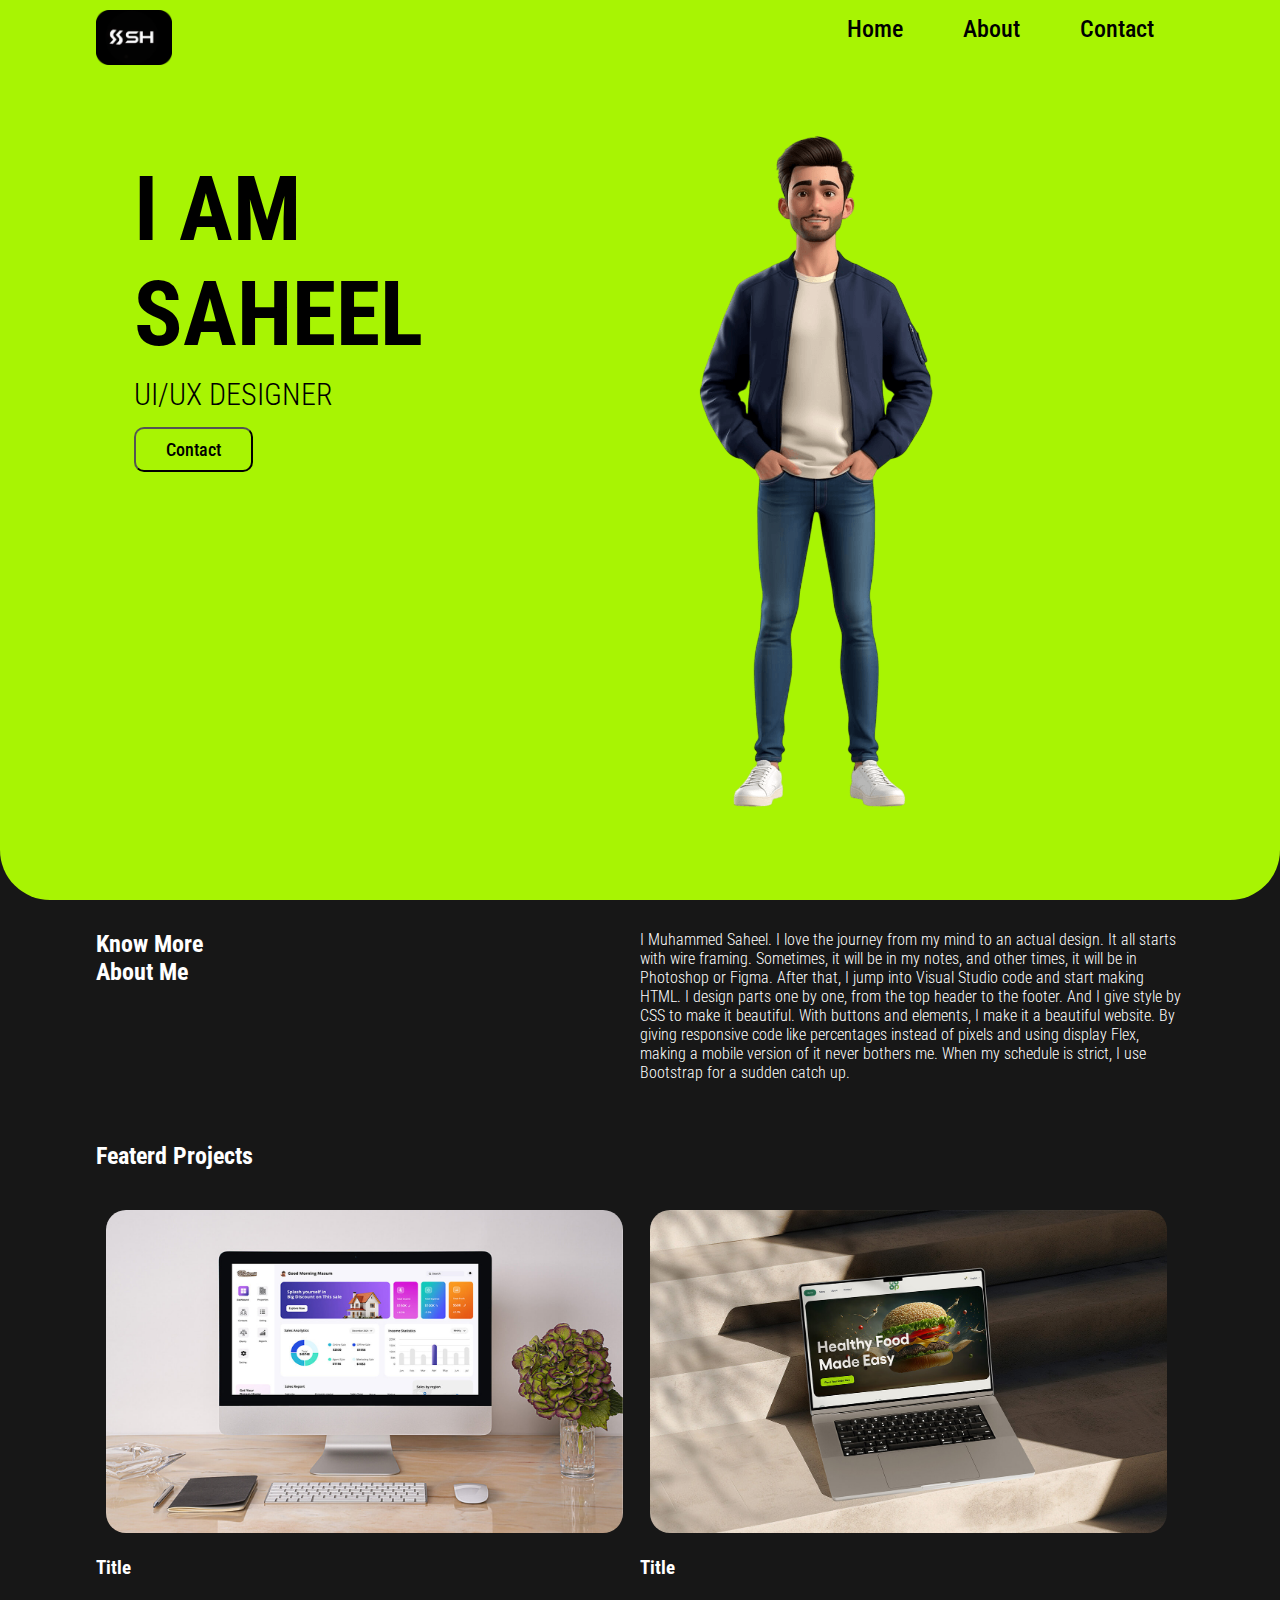
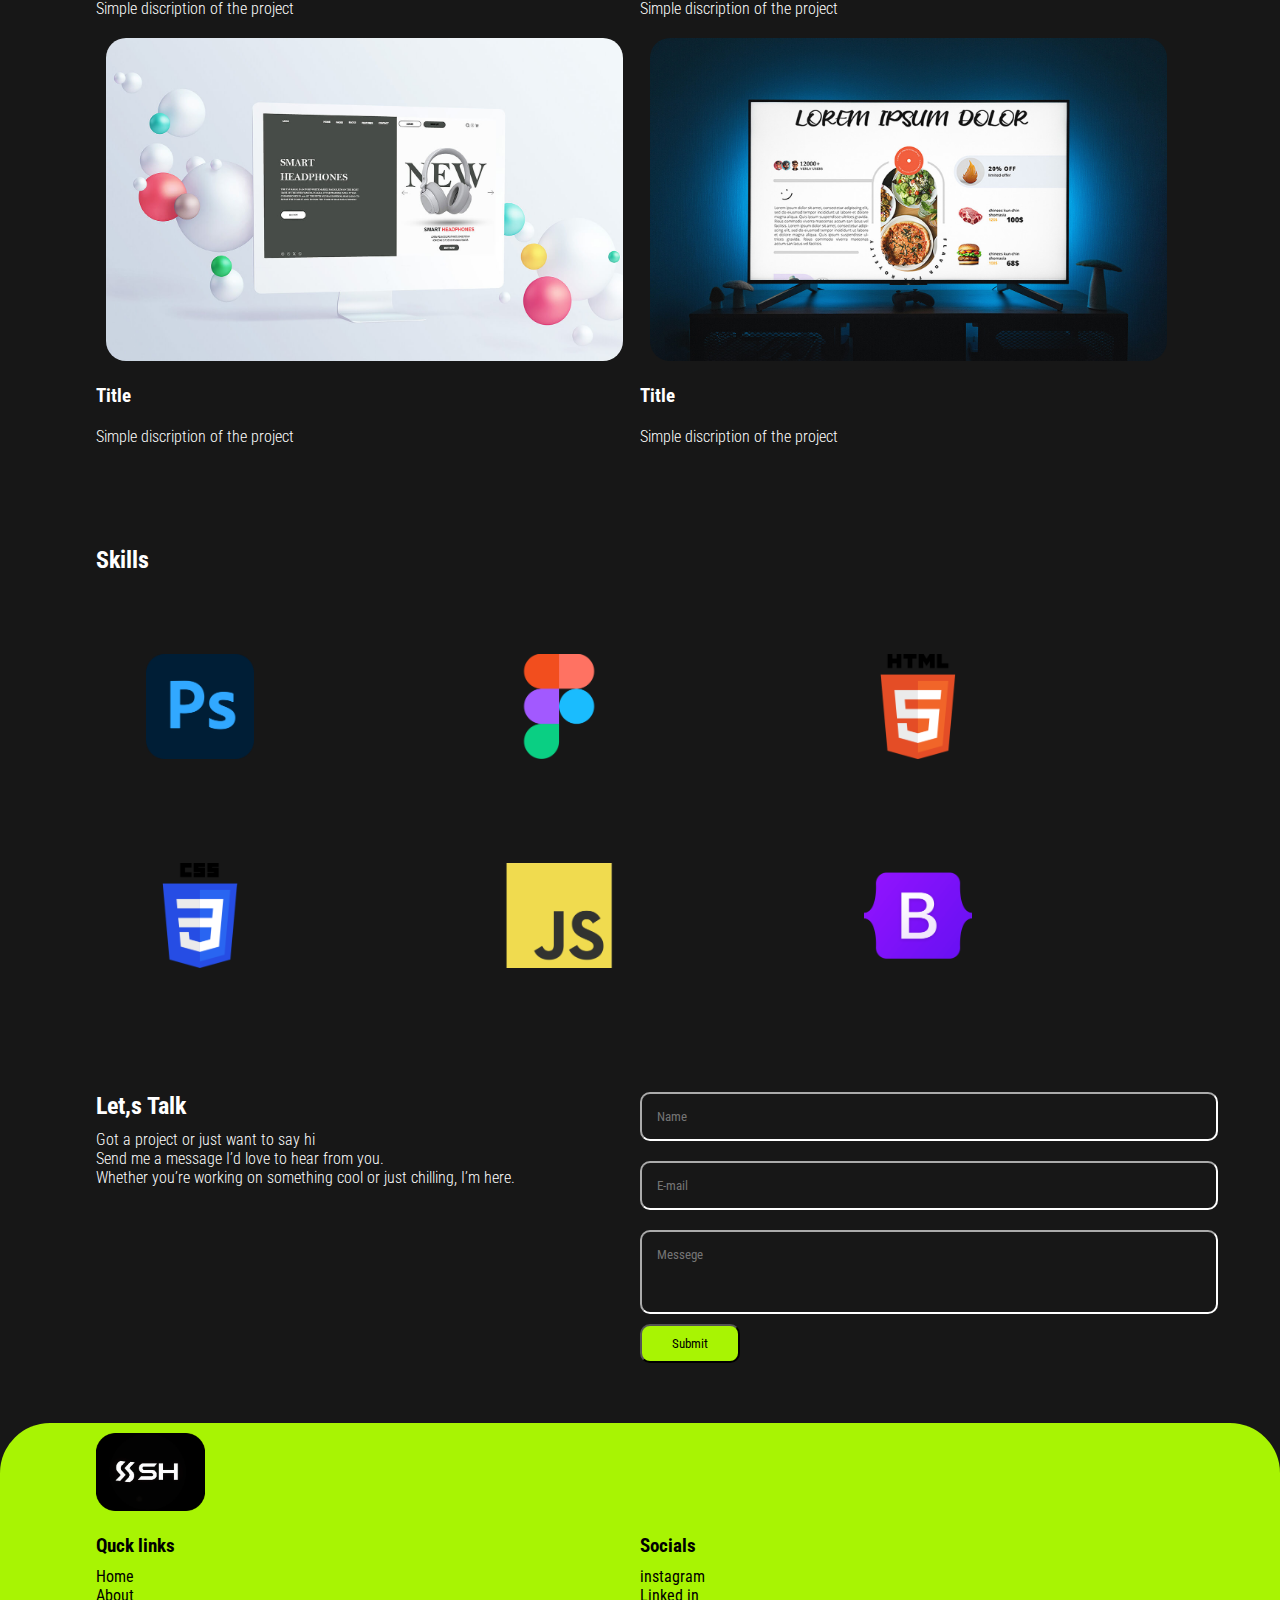
<file: index.html>
<!DOCTYPE html>
<html lang="en">
<head>
    <meta charset="UTF-8">
    <meta name="viewport" content="width=device-width, initial-scale=1.0">
    <title>Muhammed Saheel ch</title>
    <link rel="stylesheet" href="css/style.css">
</head>
<body>
    
    <!-- TOP HEADER -->
    <section class="bg" id="Home">
        <section class="topheader">
            <div class="container">
                <div class="row">
                    <div class="column-50">
                        <img src="img/logo (1).png" alt="">
                    </div>
                    <div class="column-50"> 
                        <div class="nav">
                            <a href="#Home">Home</a>
                            <a href="#About">About</a>
                            <a href="#Contact">Contact</a>
                        </div>
                    </div>
                    <div class="column-50"> 
                        <div class="dropdown">
                            <button id="tbtn" onclick="myFunction()"><img src="img/menu.png" alt=""></button>
                            <div id="btn" class="btns">
                                <a href="#Home">Home</a>
                                <a href="#About">About</a>
                                <a href="#Contact">Contact</a>
                            </div>
                        </div>
                    </div> 
                </div>
            </div>
        </section>
        <section class="hero">
            <div class="container">
                <div class="row">
                    <div class="column-50">
                        <div class="main">
                            <h1>I AM <br>SAHEEL</h1>
                            <p>UI/UX DESIGNER</p>
                            <button><a href="#Contact">Contact</a></button>
                        </div>
                    </div>
                    <div class="column-50">
                        <div class="img">
                            <img src="img/avtr.png" alt="">
                        </div>
                    </div>
                </div>
            </div>
        </section>
    </section>

    <!-- ABOUT -->

    <section class="about" id="About">
        <div class="container">
            <div class="row">
                <div class="column-50">
                    <h2>Know More <br> About Me</h2>
                </div>
                <div class="column-50">
                    <p>I Muhammed Saheel. I love the journey from my mind to an actual design. It all starts with wire framing. Sometimes, it will be in my notes, and other times, it will be in Photoshop or Figma. After that, I jump into Visual Studio code and start making HTML. I design parts one by one, from the top header to the footer. And I give style by CSS to make it beautiful. With buttons and elements, I make it a beautiful website. By giving responsive code like percentages instead of pixels and using display Flex, making a mobile version of it never bothers me. When my schedule is strict, I use Bootstrap for a sudden catch up.</p>
                </div>
            </div>
        </div>
    </section> 

    <!-- PROJECS -->

    <section class="projects" id="projects">
        <div class="container">
            <div class="row">
                <div class="column-100">
                    <h2>Featerd Projects</h2> 
                </div>
                <div class="column-50">
                    <div class="card"> 
                        <a href="w1.html"><img id="myImag" src="img/1.jpg" alt=""></a>
                        <h3>Title</h3>
                        <p>Simple discription of the project</p> 
                    </div>  
                </div>
                <div class="column-50">
                    <div class="card"> 
                        <a href="w2.html"><img src="img/2.jpg" alt=""></a>
                        <h3>Title</h3>
                        <p>Simple discription of the project</p> 
                    </div>  
                </div>
                <div class="column-50">
                    <div class="card"> 
                        <a href="w3.html"><img src="img/3.jpg" alt=""></a>
                        <h3>Title</h3>
                        <p>Simple discription of the project</p> 
                    </div>  
                </div>
                <div class="column-50">
                    <div class="card"> 
                        <a href="w4.html"><img src="img/4.jpg" alt=""></a>
                        <h3>Title</h3>
                        <p>Simple discription of the project</p> 
                    </div> 
                    <!-- <div class="popup" id="smg4">
                        <a href="#projects" class="close"></a>
                        <img src="img/w4.jpg" alt="">
                    </div> -->
                </div>
            </div>
        </div>
    </section>

    <!-- SKILLS -->

    <section class="skills">
        <div class="container">
            <div class="row">
                <div class="column-100">
                    <h2>Skills</h2>
                </div>
                <div class="logos">
                    <div class="column-33">
                        <img src="img/ps logo.png" alt="">
                    </div>
                    <div class="column-33">
                        <img src="img/figma logo.png" alt="">
                    </div>
                    <div class="column-33">
                        <img src="img/html logo.png" alt="">
                    </div>
                    <div class="column-33">
                        <img src="img/css logo.png" alt="">
                    </div>
                    <div class="column-33">
                        <img src="img/js logo.png" alt="">
                    </div>
                    <div class="column-33">
                        <img src="img/bs logo.png" alt="">
                    </div> 
                </div>
            </div>
        </div>
    </section>

    <!-- CONTACT -->

    <section class="contact" id="Contact">
        <div class="container">
            <div class="row">
                <div class="column-50">
                    <h2>Let,s Talk</h2>
                    <p>Got a project or just want to say hi <br>
                        Send me a message I’d love to hear from you. <br>
                        Whether you’re working on something cool or just chilling, I’m here.</p>
                </div>
                <div class="column-50">
                    <form action="">
                        <input type="text" placeholder="Name">
                        <input type="text" placeholder="E-mail">
                        <input class="i3" type="text" placeholder="Messege">
                        <button>Submit</button>
                    </form>
                </div> 
            </div>
        </div>
    </section>

    <!-- FOOTER -->
    
    <footer>
        <div class="container">
            <div class="row">
                <div class="column-100">
                    <img src="img/logo (1).png" alt="">
                </div>
                <div class="column-50">
                    <h3>Quck links</h3>
                    <a href="#Home">Home</a>
                    <a href="#About">About</a>
                    <a href="#Contact">Contact</a>
                </div>
                <div class="column-50">
                    <h3>Socials</h3>
                    <a href="">instagram</a>
                    <a href="">Linked in</a>
                    <a href="">G-Mail</a>
                </div>
            </div>
        </div>
    </footer>
 
    <script src="js/script.js"></script>

</body>
</html>
</file>
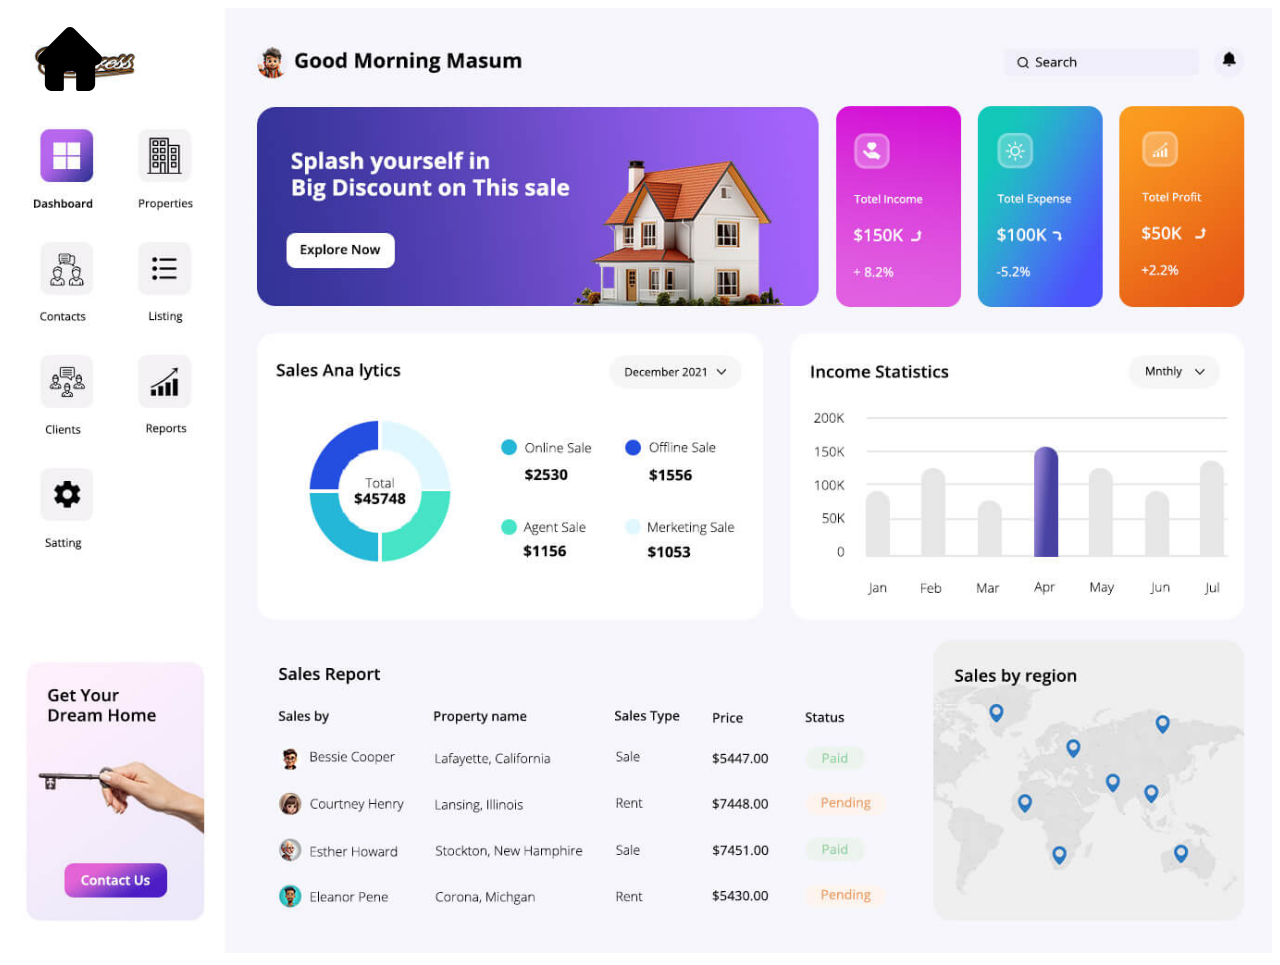
<file: w1.html>
<!DOCTYPE html>
<html lang="en">
<head>
    <meta charset="UTF-8">
    <meta name="viewport" content="width=device-width, initial-scale=1.0">
    <title>Document</title>
</head>
<style>
    img {
        width: 100%;
    }
    a {
        position: fixed;
        width: 5%;
        top: 3%;
        left: 3%;
    }
    @media (max-width:800px) {
     a {
        width: 10%;
        top: 5%; 
     }
    }
</style>
<body>
    <img src="img/w1.jpg" alt="">
    <a href="index.htm"><img src="img/home.png" alt=""></a>
</body>
</html>
</file>
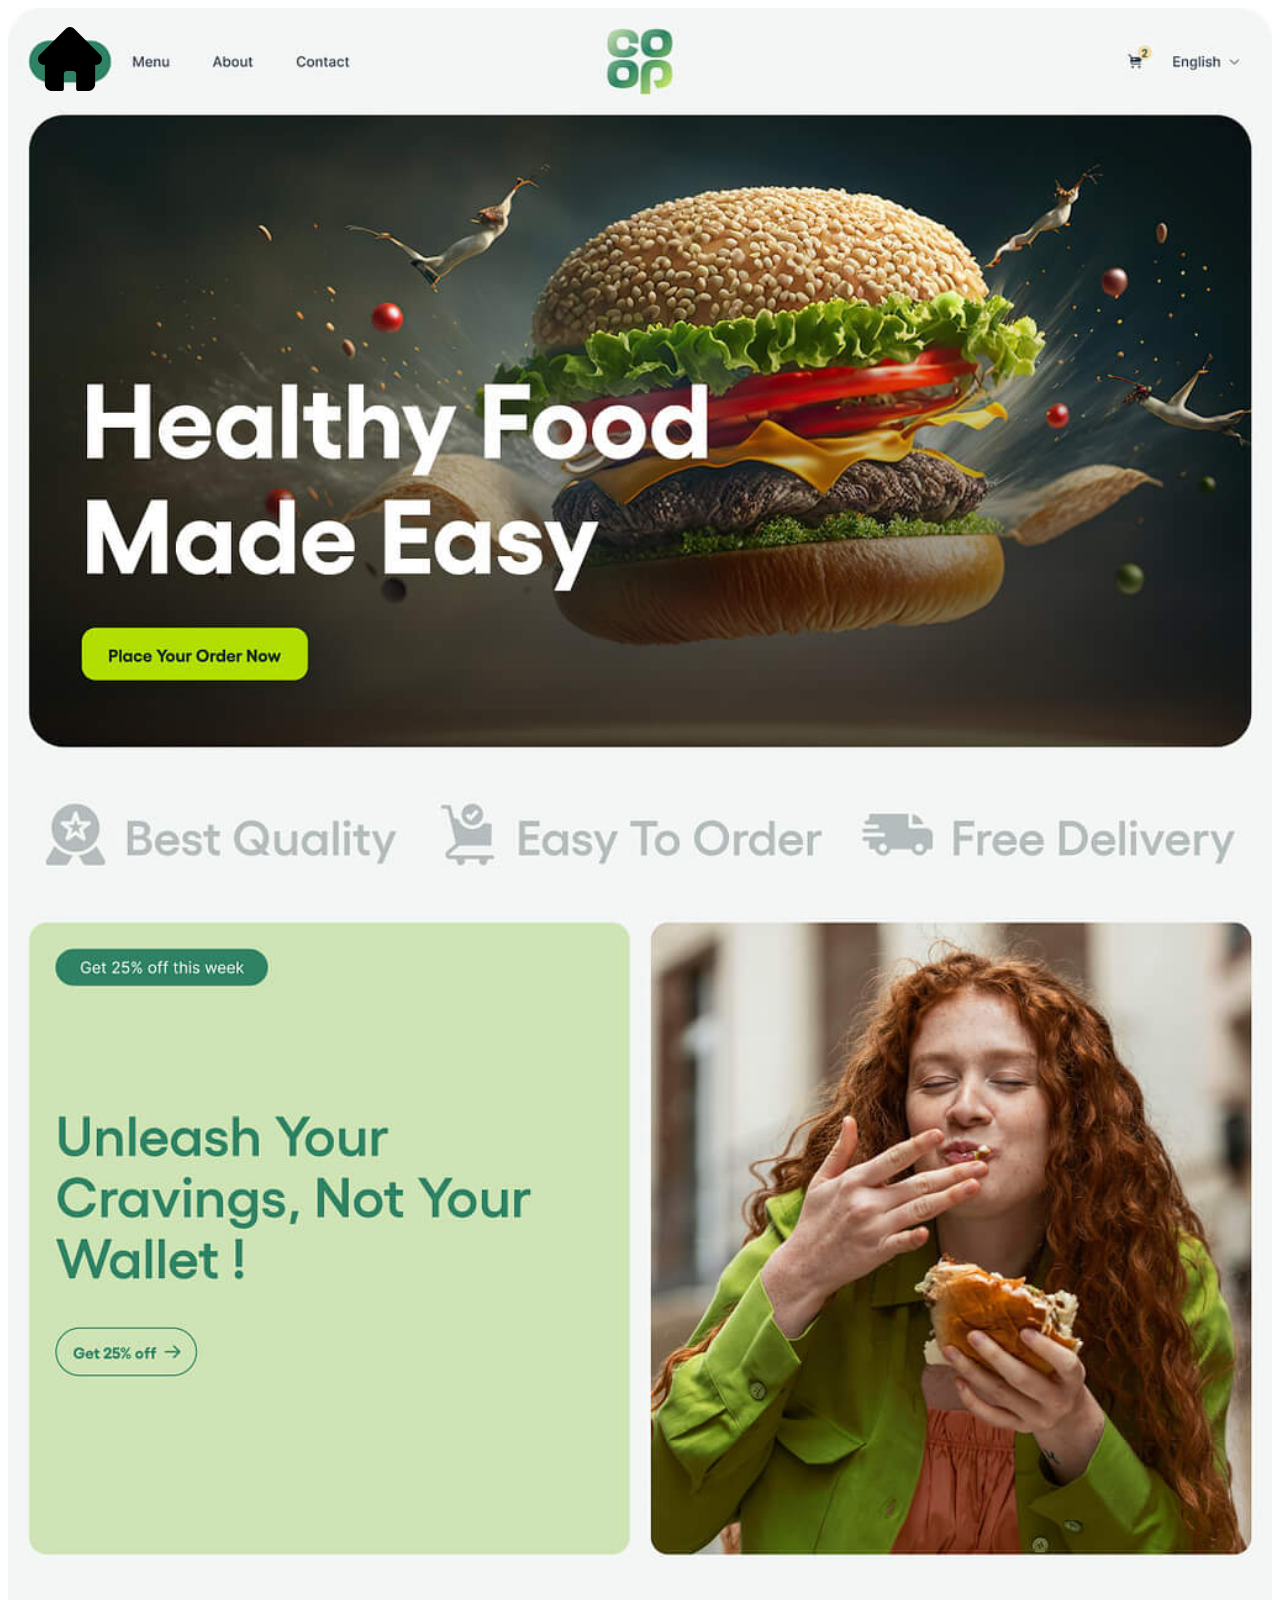
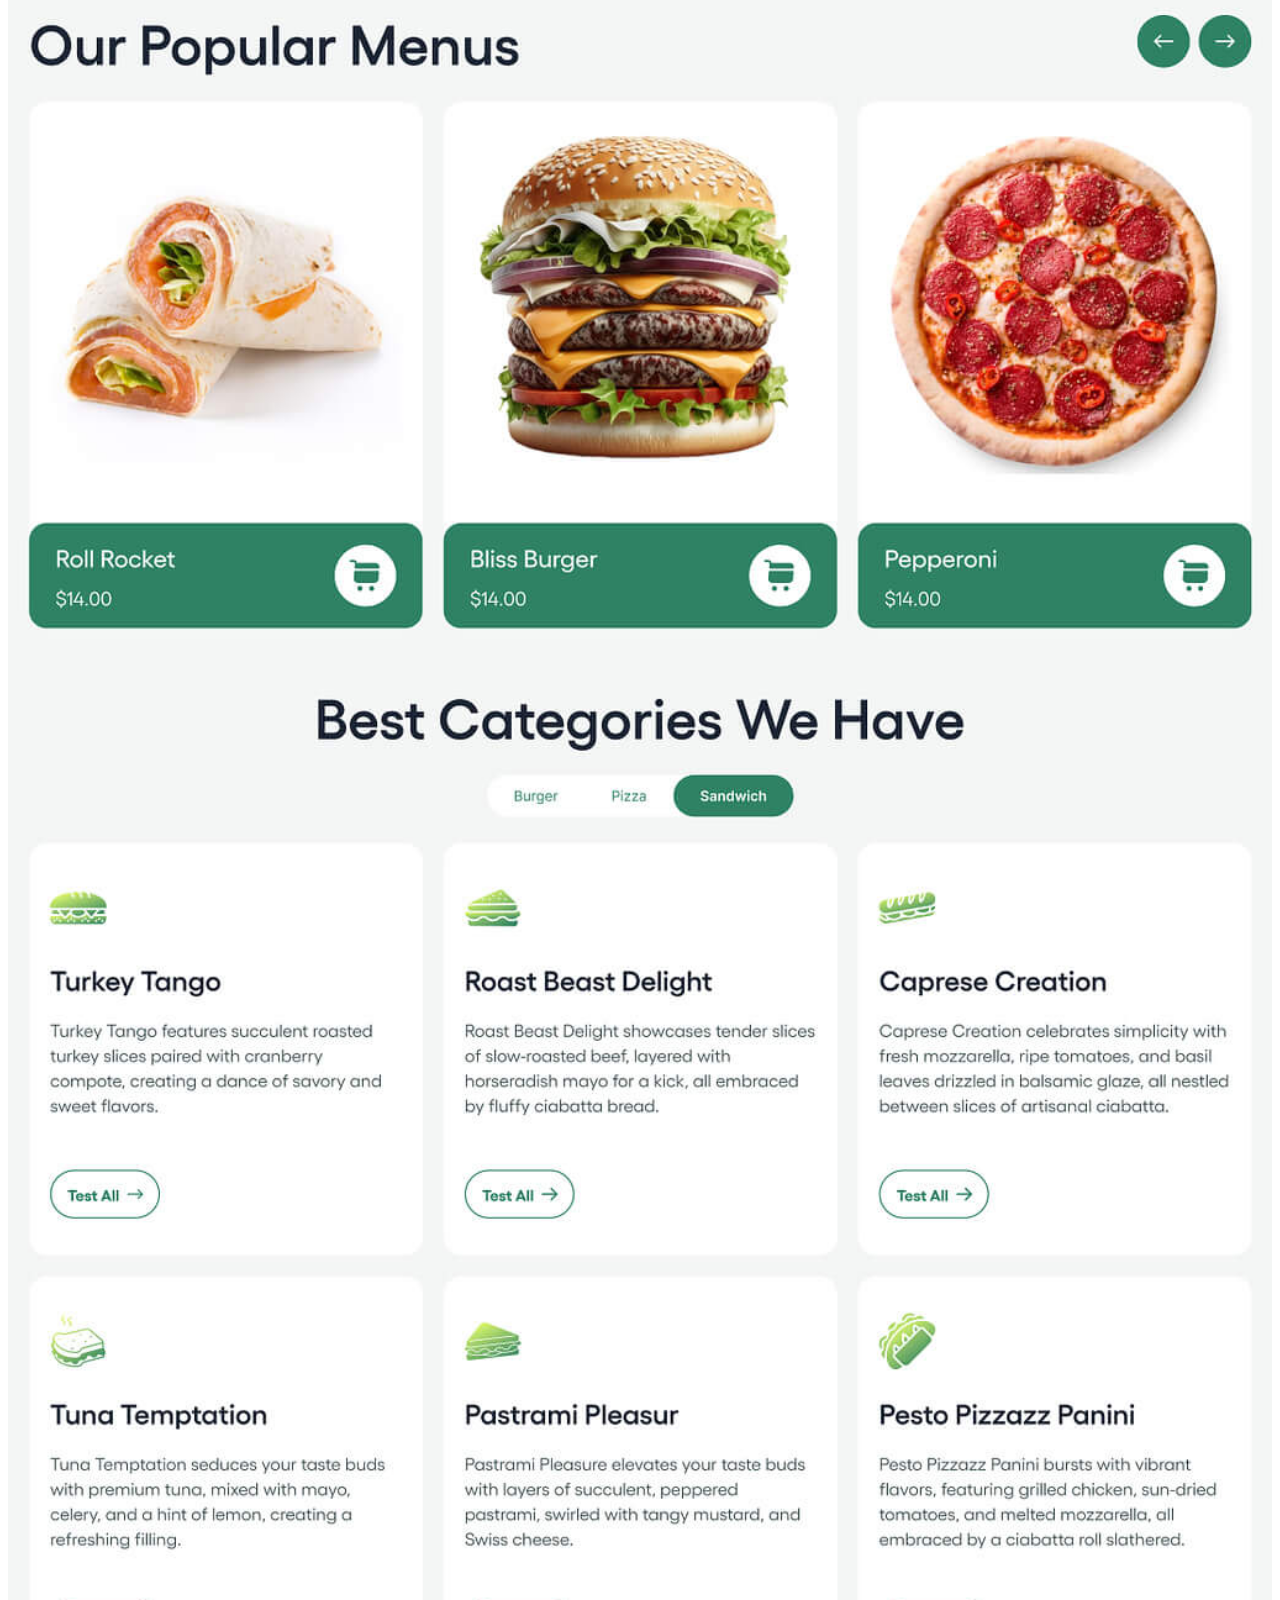
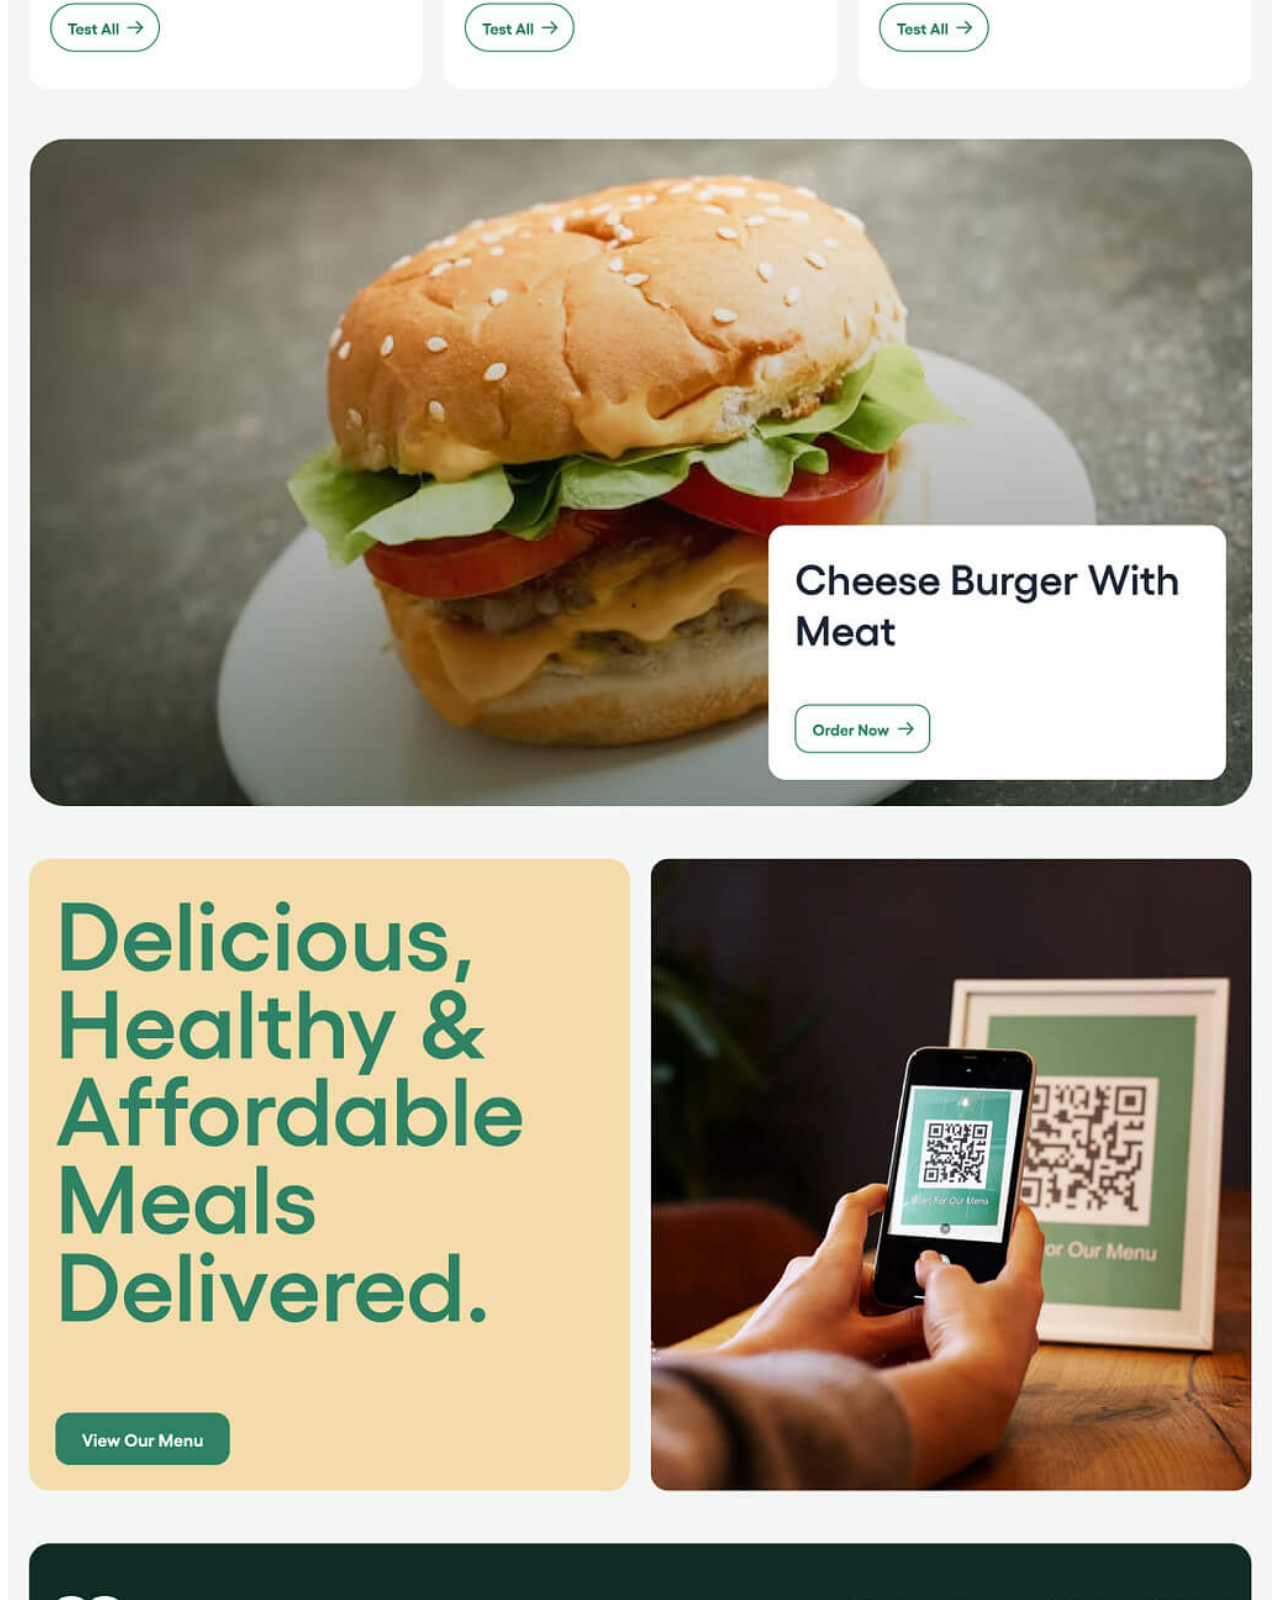
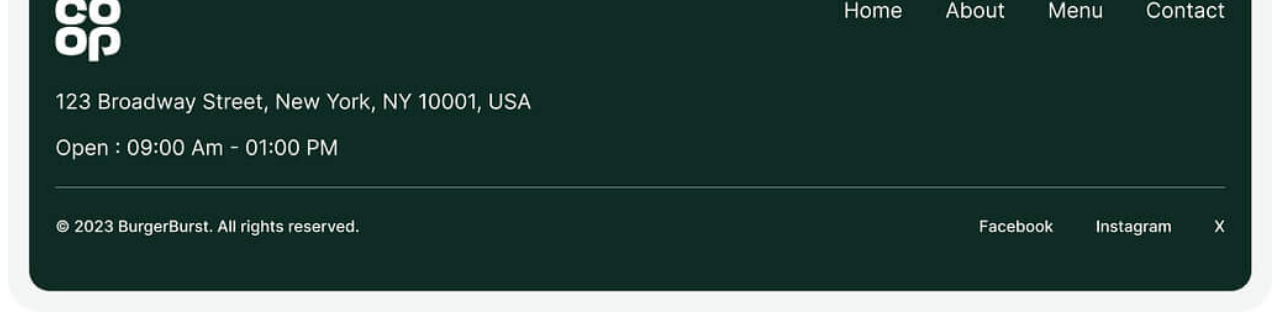
<file: w2.html>
<!DOCTYPE html>
<html lang="en">
<head>
    <meta charset="UTF-8">
    <meta name="viewport" content="width=device-width, initial-scale=1.0">
    <title>Document</title>
</head>
<style>
    img {
        width: 100%;
    }
    a {
        position: fixed;
        width: 5%;
        top: 3%;
        left: 3%;
    }
    @media (max-width:800px) {
     a {
        width: 10%;
        top: 5%; 
     }
    }
</style>
<body>
    <img src="img/w2.jpg" alt="">
    <a href="index.htm"><img src="img/home.png" alt=""></a>
</body>
</html>
</file>
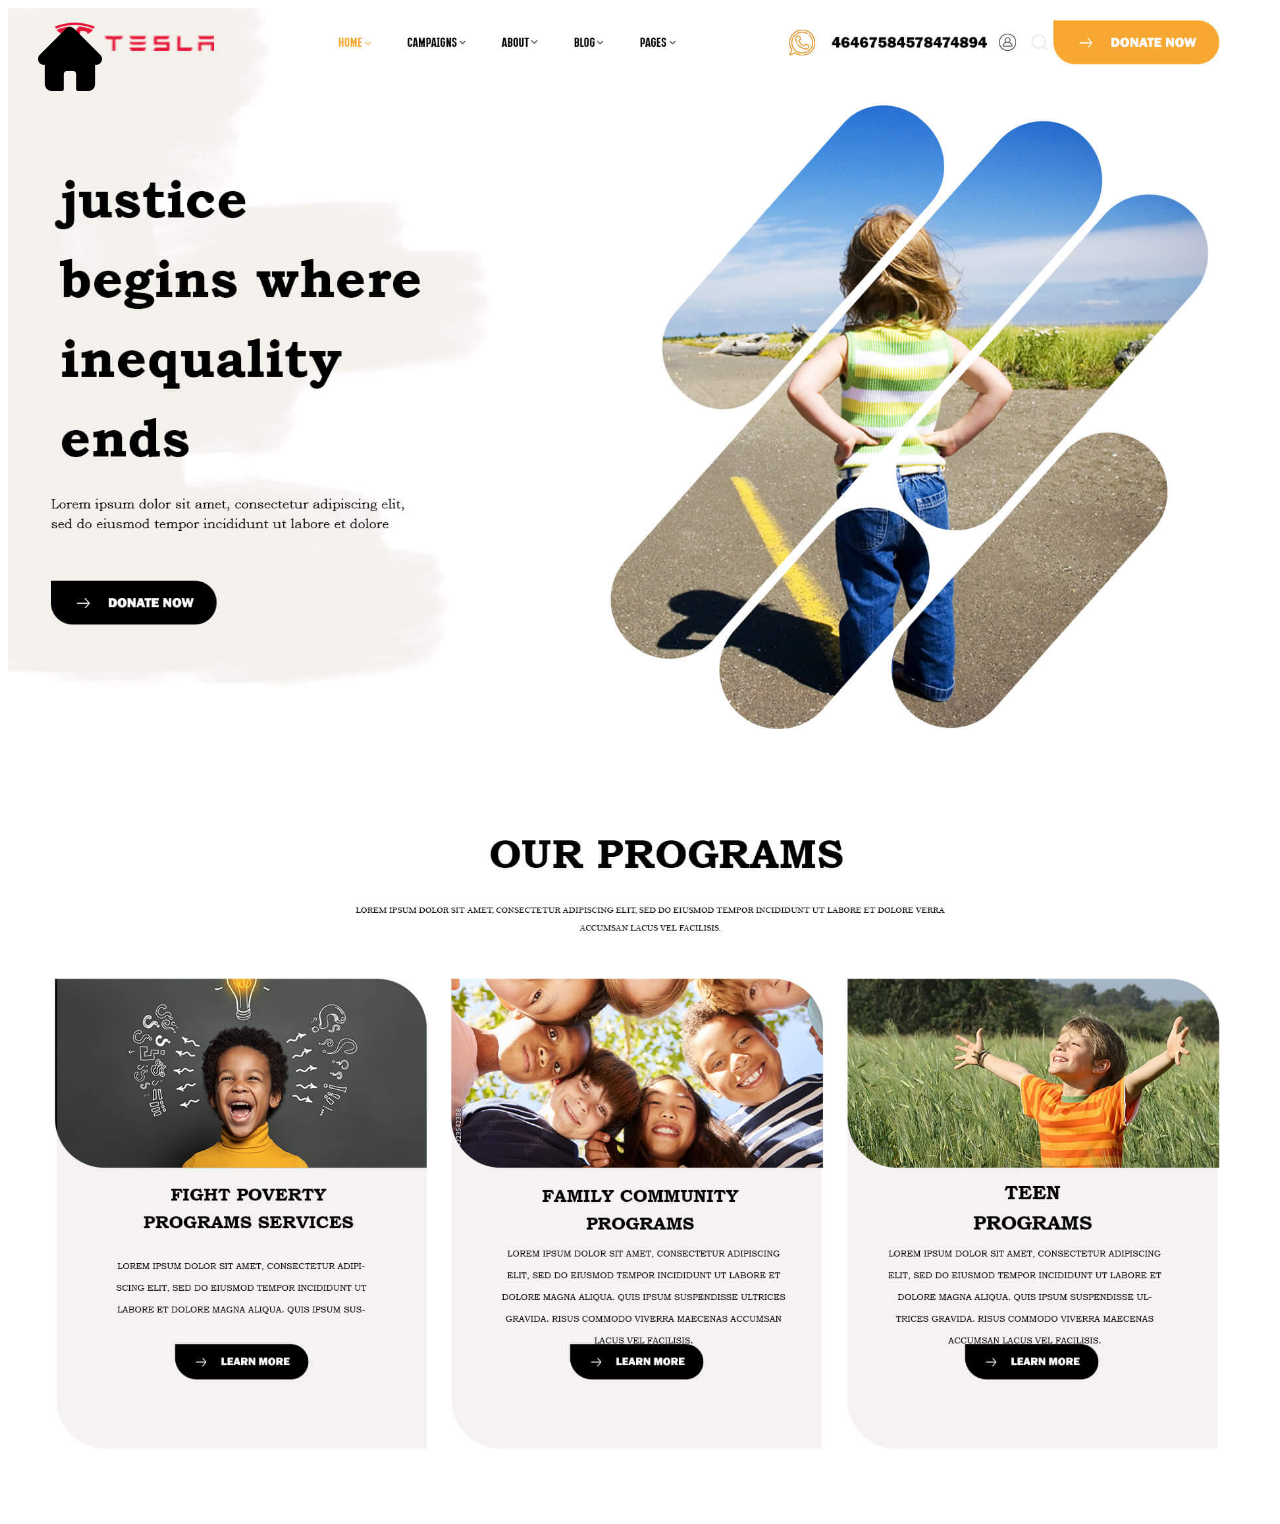
<file: w3.html>
<!DOCTYPE html>
<html lang="en">
<head>
    <meta charset="UTF-8">
    <meta name="viewport" content="width=device-width, initial-scale=1.0">
    <title>Document</title>
</head>
<style>
    img {
        width: 100%;
    }
    a {
        position: fixed;
        width: 5%;
        top: 3%;
        left: 3%;
    }
    @media (max-width:800px) {
     a {
        width: 10%;
        top: 5%; 
     }
    }
</style>
<body>
    <img src="img/w3.jpg" alt="">
    <a href="index.htm"><img src="img/home.png" alt=""></a>
</body>
</html>
</file>
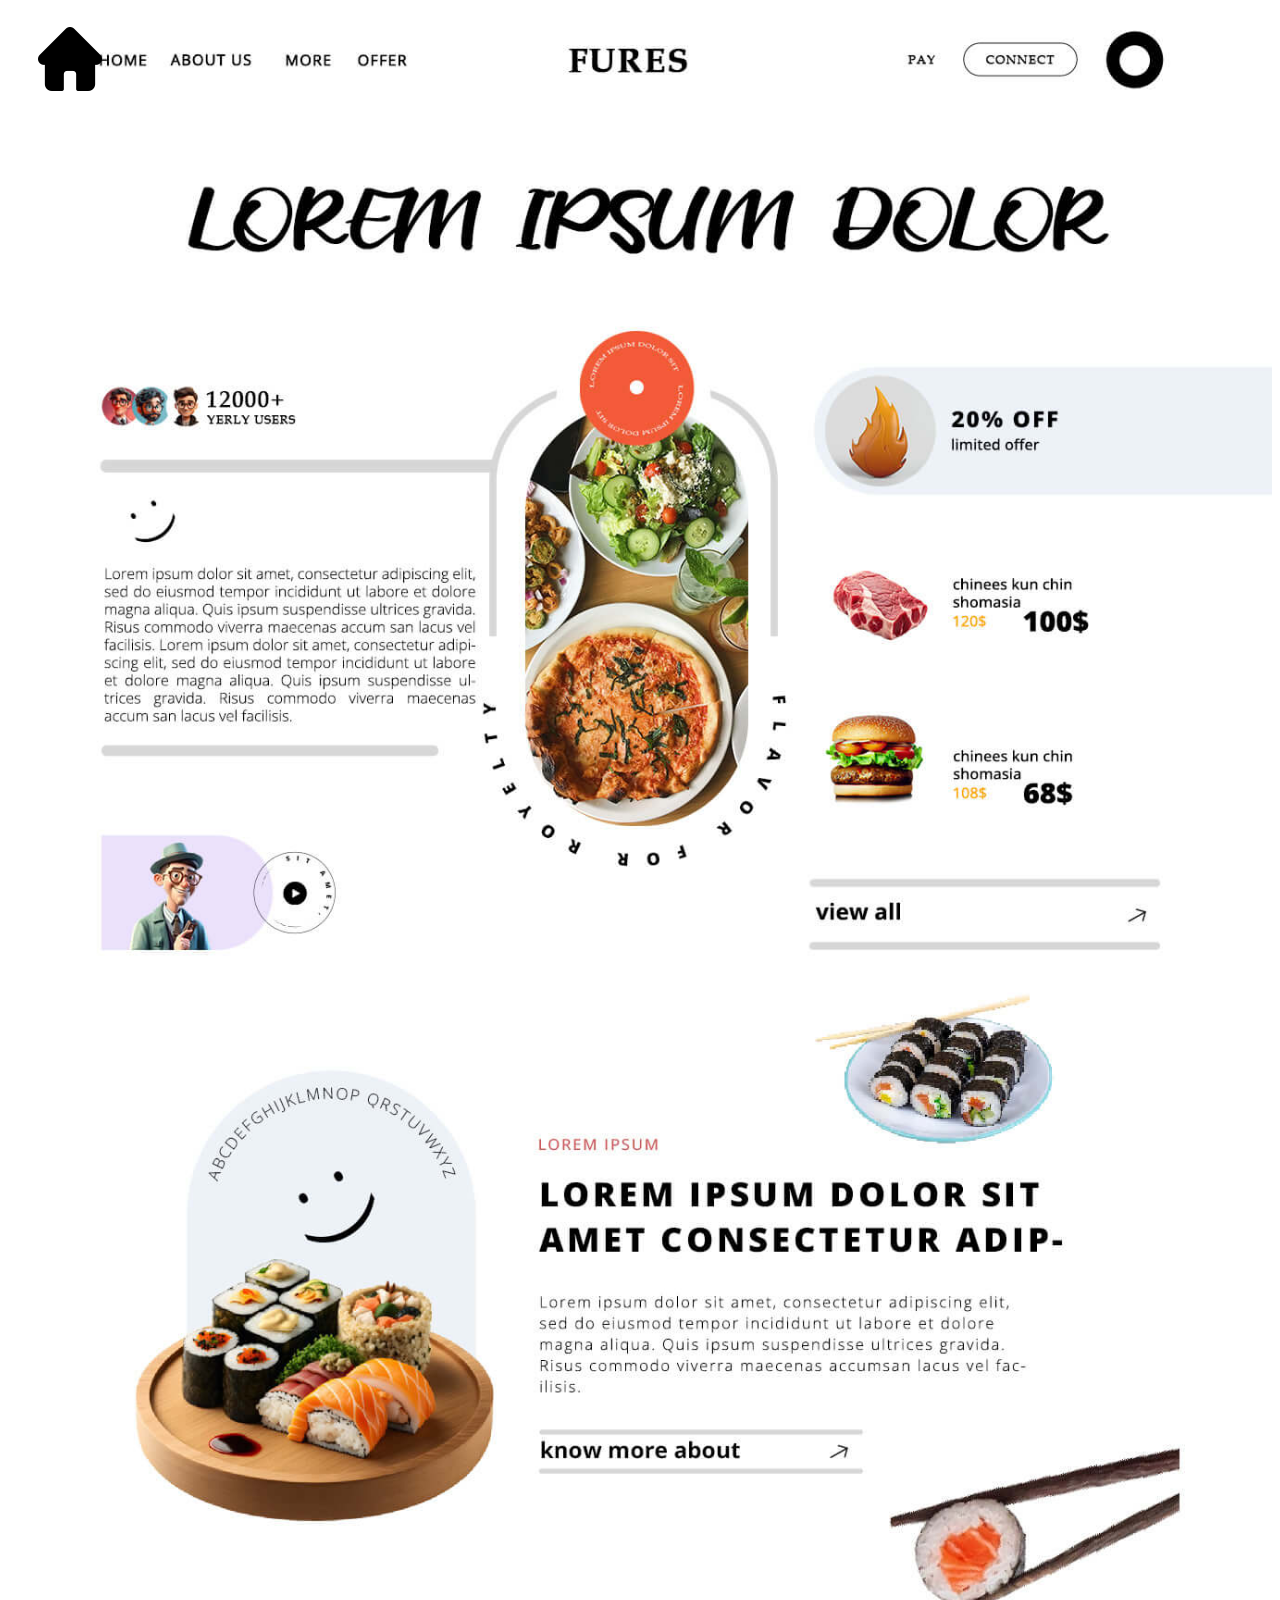
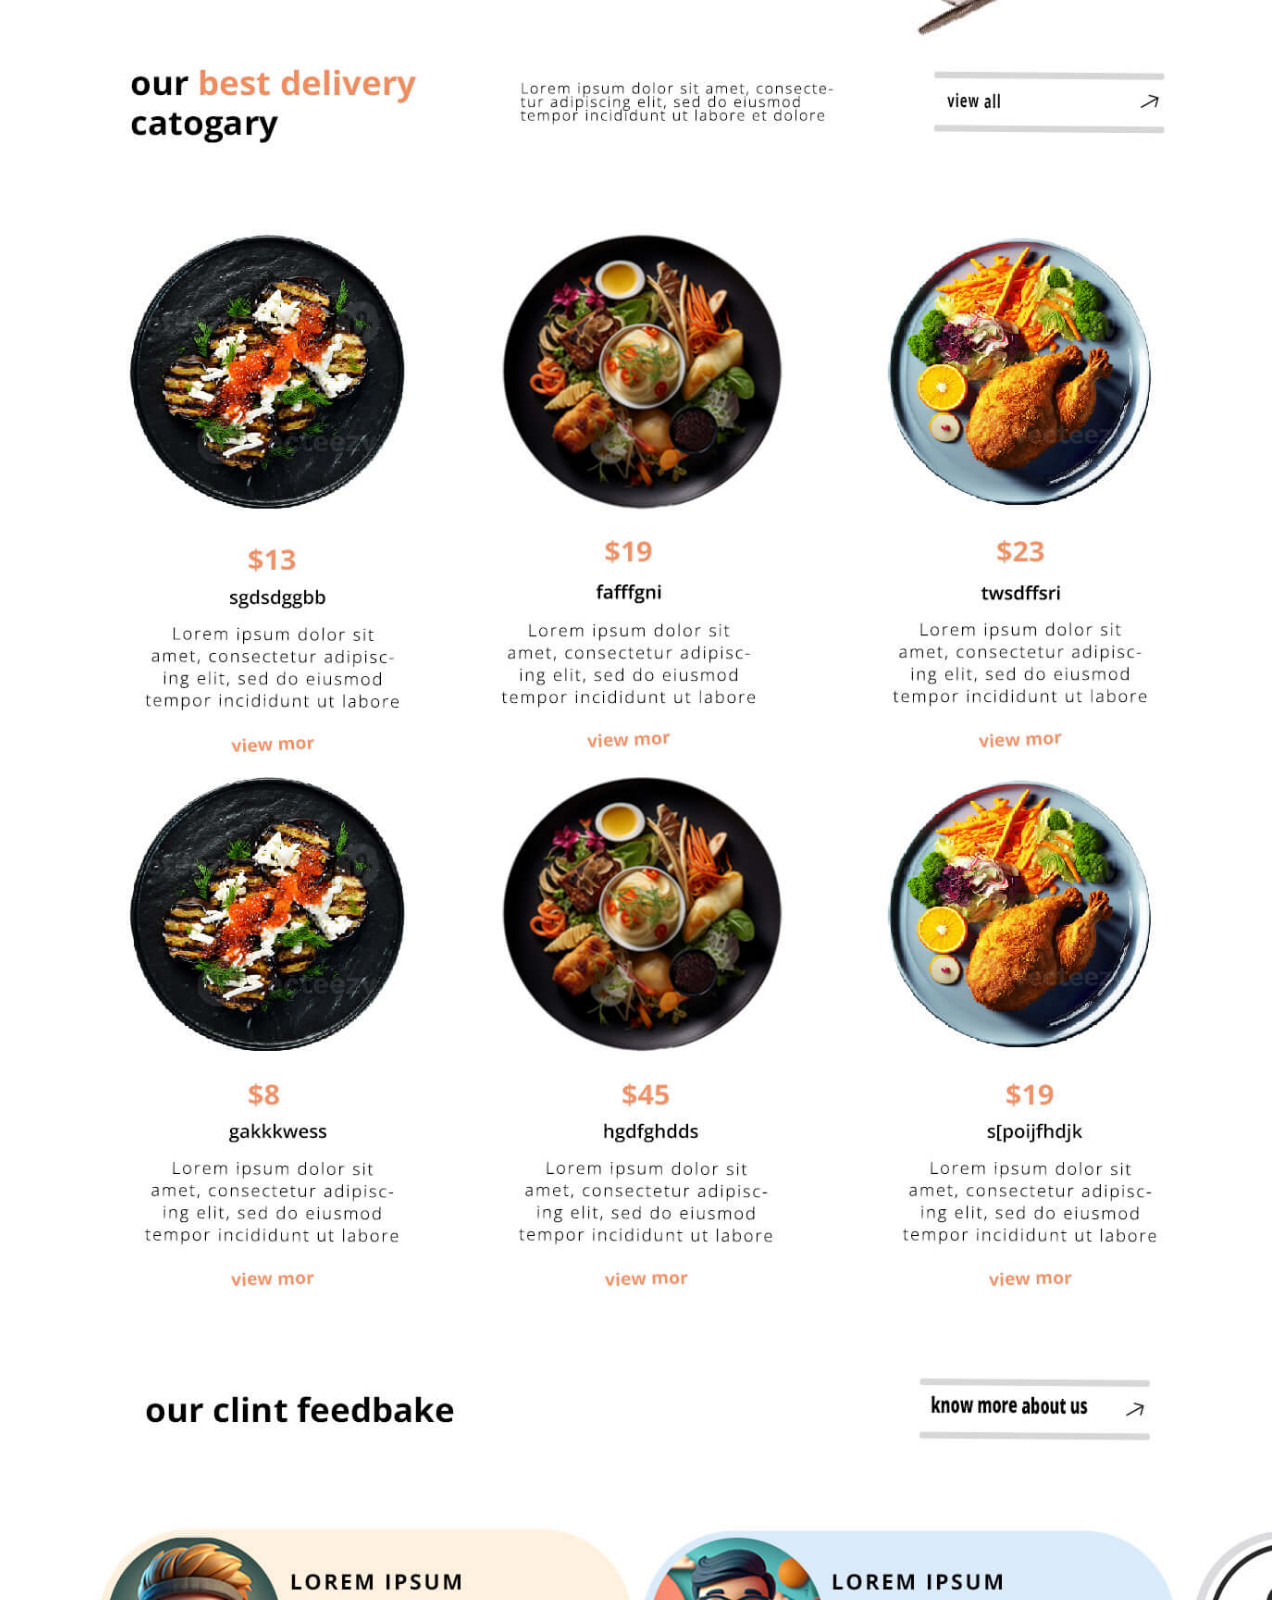
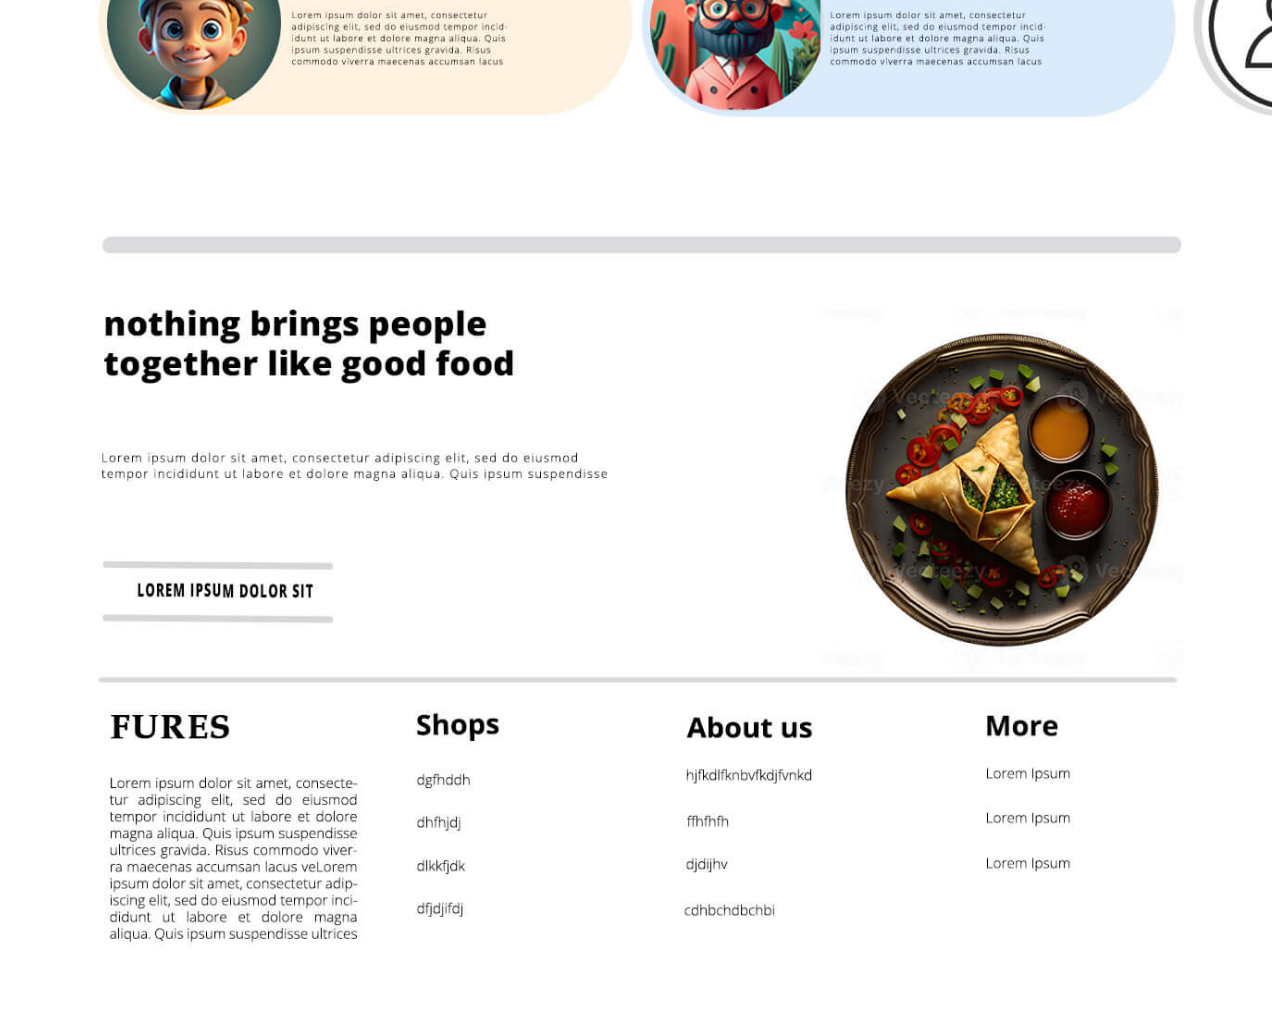
<file: w4.html>
<!DOCTYPE html>
<html lang="en">
<head>
    <meta charset="UTF-8">
    <meta name="viewport" content="width=device-width, initial-scale=1.0">
    <title>Document</title>
</head>
<style>
    img {
        width: 100%;
    }
    a {
        position: fixed;
        width: 5%;
        top: 3%;
        left: 3%;
    }
    @media (max-width:800px) {
     a {
        width: 10%;
        top: 5%; 
     }
    }
</style>
<body>
    <img src="img/w4.jpg" alt="">
    <a href="index.htm"><img src="img/home.png" alt=""></a>
</body>
</html>
</file>
<file: css/style.css>
@import url('https://fonts.googleapis.com/css2?family=Roboto+Condensed:ital,wght@0,100..900;1,100..900&display=swap');

*{
    margin: 0;
    padding: 0;
    font-family: "Roboto Condensed", sans-serif;
    scroll-behavior: smooth;
}
body {
    background-color: #171717;
    color: white;
}
.container-full {
    width: 100%;
    margin:0 auto;
}
.container {
    width: 85%;
    margin:0 auto;
}
.row {
    position: relative;
    width: 100%;
}
.row [ class^="column-"]
{float: left;
}
.row ::after{
    content: "";
    display: table;
    clear: both;
}
[ class^="column-"]{
    width: 100%;
}

.column-100 {
    width: 100%;
}
.column-50 {
    width: 50%;
}
.column-33 {
    width: 33%;
}
p {
    font-weight: 300;
}

/* Top header */

.bg {
    background-color: #a8f403;
    width: 100%;
    height: 100vh;
    border-radius: 0 0 50px 50px;
}

.topheader .column-50 img {
    padding: 10px 0;
    width: 14%; 
}
.topheader .column-50 .nav a {
    text-decoration: none;
    padding: 15px 30px;
    color: black;
    font-size: 24px;
    font-weight: 500;
}
.topheader .column-50 .nav {
    display: flex; 
    justify-content: end;
}
.topheader .column-50 .dropdown {
    position: relative;
    display: none;
}
.topheader .column-50 .dropdown button img {
    width: 50%;
}
.topheader .column-50 .dropdown button{ 
    background: none; 
    border: none;
    outline: none;
}
.topheader .column-50 .dropdown .btns {
    display: none;
    position: absolute;
    left: 10%;
    top: 10%;
    background-color: black;
    border-radius: 10px;
    padding: 20px;
}
.topheader .column-50 .dropdown .btns a {
    font-size: 20px;
    font-weight: 500;
    text-decoration: none;
    color: white;  
} 
/* HERO SECTION */

.hero {
    float: left;
    margin: 30px 0;
}
.hero .main {
    padding: 10% 10%;
    color: black;
}
.hero .main h1 {
    font-size: 90px;
    padding-bottom: 10px;
}
.hero .main p {
    font-size: 30px;
}
.hero .main button {
    padding: 10px 30px;
    background: none;
    border-color: black;
    border-radius: 10px;
    margin-top: 15px;
    font-size: 18px;
    font-weight: 500;
}
.hero .main button a {
    text-decoration: none;
    color: black;
}
.hero .img{
    display: flex;
    justify-content: center;
}
.hero .img img {
    width: 100%;
}

/* ABOUT */

.about {
    margin: 30px 0;
} 

/* PROJECTS */

.projects {
    float: left;
     margin: 30px 0;
}
.projects h2 {
    padding: 30px 0;
}
.projects .card img{ 
    width: 95%;
    border-radius: 30px;
    padding: 10px;
}
.projects .card h3 , .projects .card p {
    padding: 10px 0;
}
.projects .card .img{
    display: flex;
    justify-content: end;
}
.projects .card .img img {
    width: 50px;
}
/* .projects .popup{
    display: none;
    position: fixed;
    inset: 0;
    background: rgba(0, 0, 0, 0.9);
    justify-content: center;
    align-items: start;
    overflow-y: scroll;
    z-index: 999; 
    padding: 30px 0; 
}
.projects .popup img {
    width: 80%; 
    height: auto;
}
.projects .popup:target {
    display: flex;
}
.projects .popup .close {
    position: fixed;
    inset: 0;
}
body:has(.popup:target) {
  overflow: hidden;
}
.popup {
  scroll-behavior: smooth;
}  */

/* SKILLS */
 
.skills {
    float: left;
    margin: 30px 0;
} 
.skills h2 {
    padding: 30px 0;
} 
.skills .logos img {
    width: 30%;
    padding: 50px;
}

/* contact */

.contact {
    float: left;
    width: 100%;
    margin: 30px 0;
} 
.contact input {
    width: 100%;
    padding: 15px;
    margin: 10px 0;
    background: none;
    border-radius: 10px;
    border-color: white;
}
.contact .i3 {
    padding-bottom: 50px;
}
.contact h2 {
    padding: 10px 0;
}
.contact button {
    padding: 10px 30px;
    border-radius: 10px;
    background-color: #a8f403;
    color: black;
}

/* FOOTER */

footer {
     margin: 30px 0 0 0 ;
    background-color: #a8f403;
    color: black;
    border-radius: 50px 50px 0 0; 
    float: left;
    width: 100%;
} 
footer .column-100 img {
    width: 10%;
    padding: 10px 0;
}
footer .column-50 a {
    text-decoration: none;
    color: black; 
}
footer .column-50 h3 {
    padding: 10px 0;
}

/* media query */

@media (max-width:800px) {
    .column-50{
        width: 100%;
    }
    .column-33{
        width: 50%;
    }
    .topheader .column-50 .nav {
        display: none;
    }
    .topheader .column-50{
        width: 50%;
    }
    .topheader .column-50 .dropdown {
        display: flex;
        justify-content: end;
    }
    .topheader .column-50 img { 
         width: 30%;
    }
    .about .column-50 h2 { 
        display: none;
    }
    .about .column-50 p { 
        font-size: 18px;
    }
}
</file>
